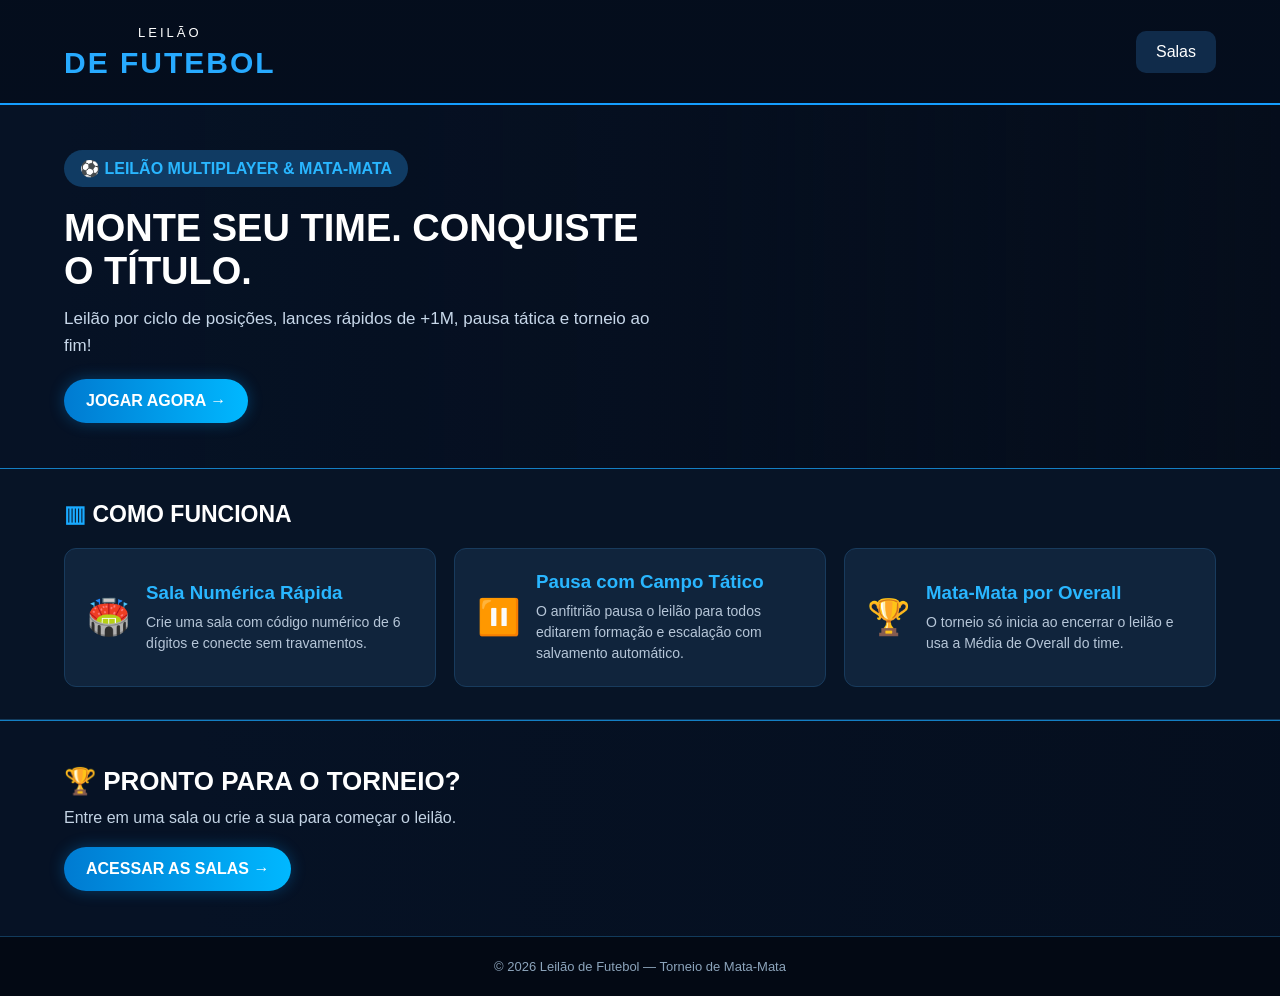
<file: index.html>
<!DOCTYPE html>
<html lang="pt-br">
<head>
<meta charset="UTF-8">
<meta name="viewport" content="width=device-width, initial-scale=1.0">
<title>Leilão de Futebol</title>
<style>
*{margin:0;padding:0;box-sizing:border-box}
body{background:#050d1a;color:#fff;font-family:Arial,sans-serif}
a{text-decoration:none}
.topo{background:linear-gradient(rgba(4,13,29,.78),rgba(4,13,29,.96)),url("https://images.unsplash.com/photo-1522778119026-d647f0596c20?w=1600");background-position:center;background-size:cover;min-height:105px;padding:12px 5%;display:flex;justify-content:space-between;align-items:center;border-bottom:2px solid #159eff}
.logo{text-align:center}.logo span{font-size:13px;letter-spacing:3px}.logo h1{color:#27aaff;font-size:30px;margin-top:5px;letter-spacing:2px}
.menu{display:flex;gap:12px;flex-wrap:wrap}.menu a{color:white;background:#102b4a;padding:12px 20px;border-radius:10px}
.menu a:hover{background:#078de5}
.destaque{min-height:310px;padding:45px 5%;display:flex;align-items:center;background:linear-gradient(90deg,#061225 5%,rgba(5,15,32,.83) 55%,rgba(5,15,32,.2)),url("https://images.unsplash.com/photo-1508098682722-e99c43a406b2?w=1600") center/cover;border-bottom:1px solid #147fc4}
.informacoes-destaque{max-width:600px}.etiqueta{display:inline-block;background:#103b63;color:#29b6ff;padding:9px 16px;border-radius:20px;font-weight:bold;margin-bottom:20px}
.informacoes-destaque h2{font-size:clamp(25px,4vw,38px);margin-bottom:12px}.informacoes-destaque p{color:#c7d7e9;font-size:17px;line-height:1.6;margin-bottom:20px}
.botao{display:inline-block;background:linear-gradient(90deg,#007bd1,#00b8ff);color:white;padding:13px 22px;border-radius:25px;font-weight:bold;box-shadow:0 0 15px #009dff4d}
.mercado{padding:32px 5%;background:#071426;border-bottom:1px solid #123b5c}
.titulo{font-size:23px;margin-bottom:20px}.titulo span{color:#19aaff}
.cards{display:grid;grid-template-columns:repeat(3,minmax(0,1fr));gap:18px}
.card{display:flex;align-items:center;gap:15px;background:#10243c;padding:22px;border-radius:12px;border:1px solid #183b5d}
.icone{font-size:35px}.card h3{color:#29b6ff;margin-bottom:8px}.card p{color:#b6c6d8;font-size:14px;line-height:1.5}
.acesso{padding:45px 5%;background:linear-gradient(90deg,#061225 15%,rgba(5,15,32,.7)),url("https://images.unsplash.com/photo-1431324155629-1a6deb1dec8d?w=1600") center/cover;border-top:1px solid #147fc4}
.acesso h2{font-size:26px;margin-bottom:12px}.acesso p{color:#c4d4e5;margin-bottom:20px}
footer{background:#030914;text-align:center;padding:22px;color:#8ca4bb;font-size:13px;border-top:1px solid #123b5c}
@media(max-width:700px){.topo{flex-direction:column;gap:18px}.logo h1{font-size:24px}.menu{width:100%;justify-content:center}.menu a{padding:10px 16px}.destaque{min-height:290px;padding:30px 6%}.cards{grid-template-columns:1fr}.acesso h2{font-size:21px}}
</style>
</head>
<body>
<header class="topo"><div class="logo"><span>LEILÃO</span><h1>DE FUTEBOL</h1></div><nav class="menu"><a href="Sala.html">Salas</a></nav></header>
<main>
<section class="destaque"><div class="informacoes-destaque"><span class="etiqueta">⚽ LEILÃO MULTIPLAYER & MATA-MATA</span><h2>MONTE SEU TIME. CONQUISTE O TÍTULO.</h2><p>Leilão por ciclo de posições, lances rápidos de +1M, pausa tática e torneio ao fim!</p><a href="Sala.html" class="botao">JOGAR AGORA →</a></div></section>
<section class="mercado"><h2 class="titulo"><span>▥</span> COMO FUNCIONA</h2><div class="cards">
<div class="card"><span class="icone">🏟️</span><div><h3>Sala Numérica Rápida</h3><p>Crie uma sala com código numérico de 6 dígitos e conecte sem travamentos.</p></div></div>
<div class="card"><span class="icone">⏸️</span><div><h3>Pausa com Campo Tático</h3><p>O anfitrião pausa o leilão para todos editarem formação e escalação com salvamento automático.</p></div></div>
<div class="card"><span class="icone">🏆</span><div><h3>Mata-Mata por Overall</h3><p>O torneio só inicia ao encerrar o leilão e usa a Média de Overall do time.</p></div></div>
</div></section>
<section class="acesso"><h2>🏆 PRONTO PARA O TORNEIO?</h2><p>Entre em uma sala ou crie a sua para começar o leilão.</p><a href="Sala.html" class="botao">ACESSAR AS SALAS →</a></section>
</main>
<footer>© 2026 Leilão de Futebol — Torneio de Mata-Mata</footer>
</body></html>
</file>
